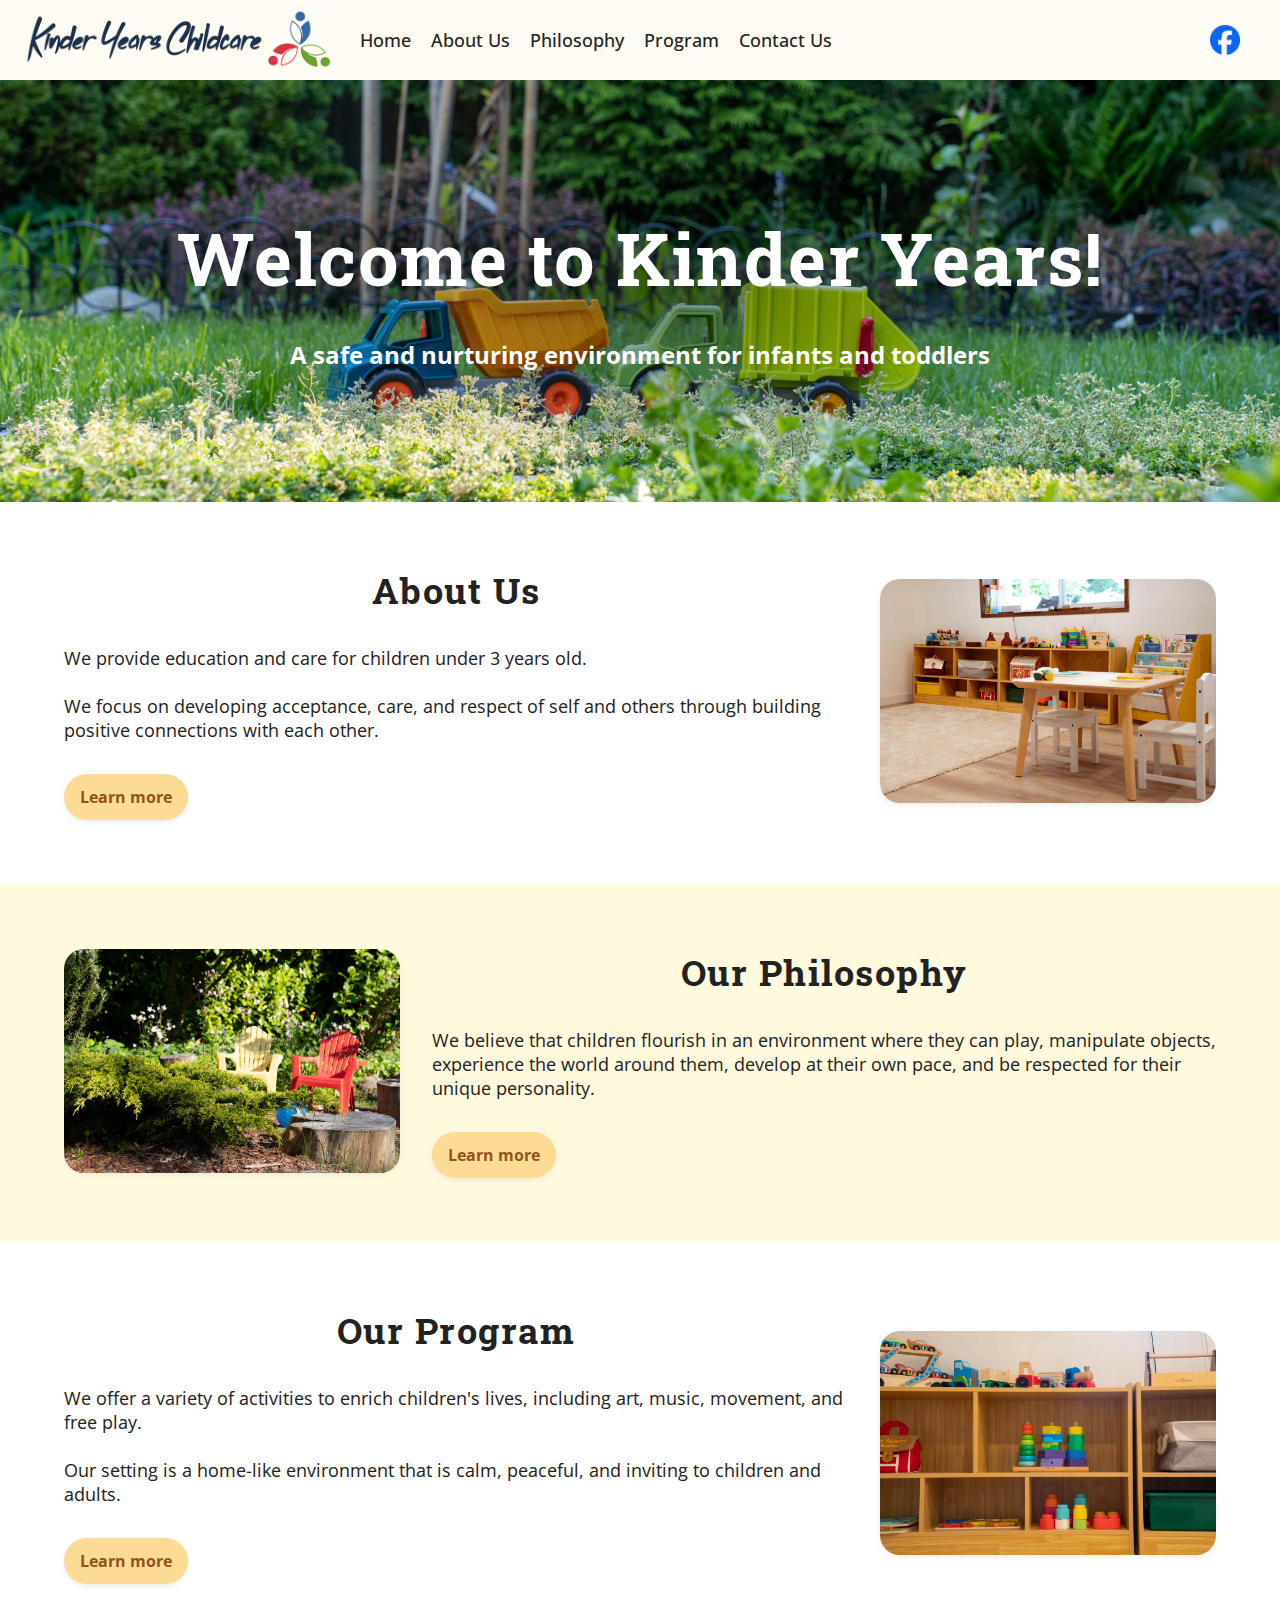
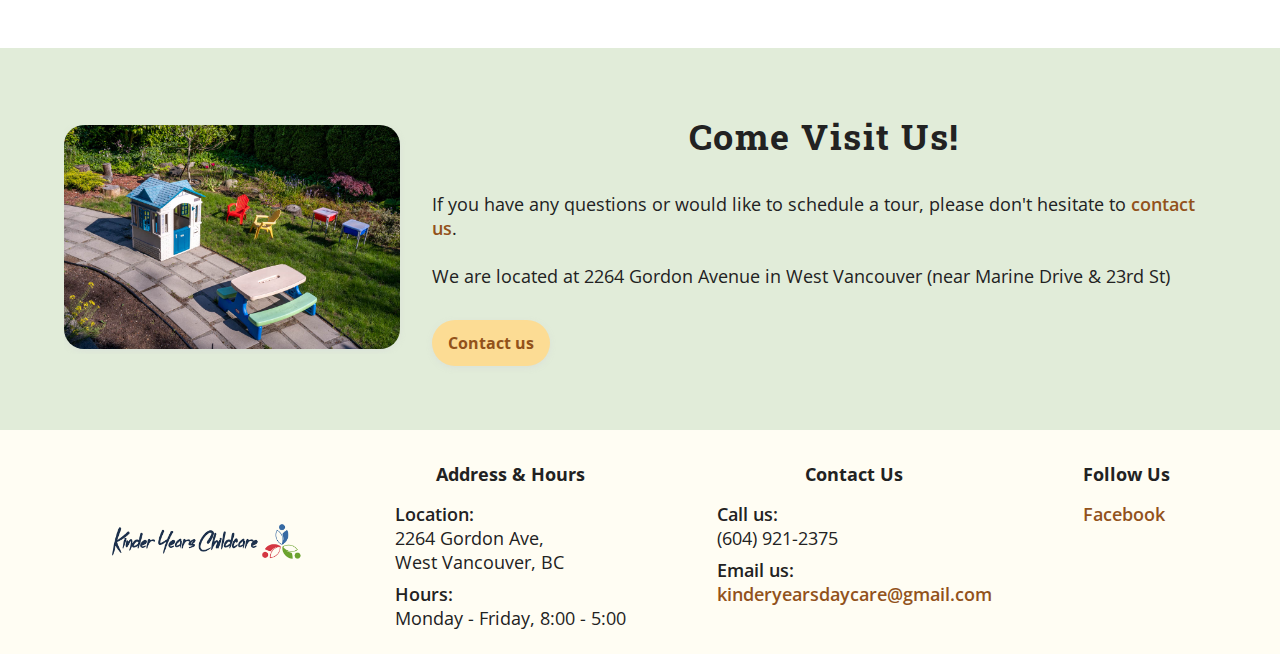
<file: index.html>
<!doctype html>
<html>
  <head>
    <meta charset="utf-8">
    <meta name="viewport" content="width=device-width, initial-scale=1">
    <meta name="description" content="Kinder Years is a licensed daycare in West Vancouver that provides care for infants and toddlers under 3 years.">
    <title>Kinder Years Childcare | Home</title>
    <link rel="stylesheet" href="assets/css/styles.css">
    <link rel="stylesheet" href="https://fonts.googleapis.com/css2?family=Material+Symbols+Outlined:opsz,wght,FILL,GRAD@24,400,0,0" />
    <link rel="icon" href="assets/images/icons/favicon.png" sizes="64x64">
  </head>
  <body style="background-color: #fff;">
    <nav class="nav-bar desktop-only">
  <div class="nav-bar-main">
    <a href="index.html">
      <span class="nav-logo">
        <img src="assets/images/logo.png">
      </span>
    </a>
    
      <a href="index.html" class="nav-link">
        <span class="nav-item">
          Home
        </span>
      </a>
    
      <a href="about.html" class="nav-link">
        <span class="nav-item">
          About Us
        </span>
      </a>
    
      <a href="philosophy.html" class="nav-link">
        <span class="nav-item">
          Philosophy
        </span>
      </a>
    
      <a href="program.html" class="nav-link">
        <span class="nav-item">
          Program
        </span>
      </a>
    
      <a href="contact.html" class="nav-link">
        <span class="nav-item">
          Contact Us
        </span>
      </a>
    
  </div>
  <div class="fb-logo">
    <a href="https://facebook.com/kinderyears">
      <img class="fb-logo" src="assets/images/icons/facebook.png">
    </a>
  </div>
</nav>

<nav class="nav mobile-only">
  <a href="/">
    <ul class="nav-logo">
      <li>
        <span class="nav-logo">
          <img src="assets/images/logo.png">
        </span>
      </li>
    </ul>
  </a>
  <label for='menu' tabindex="0">
    <span class="material-symbols-outlined hamburger-icon">
      menu
    </span>
  </label>
  <input id='menu' type='checkbox' />
  <!-- The collapsable menu -->
  <ul class="dropdown-nav">
    
    <a href="index.html" class="nav-link">
      <li>
        <span class="nav-item">
          Home
        </span>
      </li>
    </a>
    
    <a href="about.html" class="nav-link">
      <li>
        <span class="nav-item">
          About Us
        </span>
      </li>
    </a>
    
    <a href="philosophy.html" class="nav-link">
      <li>
        <span class="nav-item">
          Philosophy
        </span>
      </li>
    </a>
    
    <a href="program.html" class="nav-link">
      <li>
        <span class="nav-item">
          Program
        </span>
      </li>
    </a>
    
    <a href="contact.html" class="nav-link">
      <li>
        <span class="nav-item">
          Contact Us
        </span>
      </li>
    </a>
    
  </ul>
</nav>
    <div class="banner-image banner-trucks">
  <div class="banner-overlay">
    <div class="banner-content">
      <div class="banner-title header-text"><h1>Welcome to Kinder Years!</h1></div>
      <div class="banner-subtitle subtitle-text desktop-only tablet-ok">A safe and nurturing environment for infants and toddlers</div>
    </div>
  </div>
</div> 

<div class="content-block site-padding"
     >
	<div class="content">
		
		<div class="content-text">
			<div class="content-block-title header-text"><h2>About Us</h2></div>
			
			
			<div>We provide education and care for children under 3 years old. </br></br> We focus on developing acceptance, care, and respect of self and others through building positive connections with each other.</div>
			
			
			<div class="content-button">
				<a href="/about.html">
					<div class="button">Learn more</div>
				</a>
			</div>
			
		</div>	
		
		<div class="content-image-container pad-left">
	<a href=/about.html>
		<picture>
			<source media="(min-width: 3840px)" srcset="assets/images/photos/large/inside.jpg">
			<source media="(min-width: 540px)" srcset="assets/images/photos/medium/inside.jpg">
			<img class="content-image" src="assets/images/photos/small/inside.jpg">
		</picture>
	</a>
</div>
		
	</div>
</div>

<div class="desktop-only">
    <div class="content-block site-padding"
     
	    style="background-color: #FFFADD;"
	 >
	<div class="content">
		
		<div class="content-image-container pad-right">
	<a href=/philosophy.html>
		<picture>
			<source media="(min-width: 3840px)" srcset="assets/images/photos/large/chairs.jpg">
			<source media="(min-width: 540px)" srcset="assets/images/photos/medium/chairs.jpg">
			<img class="content-image" src="assets/images/photos/small/chairs.jpg">
		</picture>
	</a>
</div>
		
		<div class="content-text">
			<div class="content-block-title header-text"><h2>Our Philosophy</h2></div>
			
			
			<div>We believe that children flourish in an environment where they can play, manipulate objects, experience the world around them, develop at their own pace, and be respected for their unique personality.</div>
			
			
			<div class="content-button">
				<a href="/philosophy.html">
					<div class="button">Learn more</div>
				</a>
			</div>
			
		</div>	
		
	</div>
</div>
</div>
<div class="mobile-only">
    <div class="content-block site-padding"
     
	    style="background-color: #FFFADD;"
	 >
	<div class="content">
		
		<div class="content-text">
			<div class="content-block-title header-text"><h2>Our Philosophy</h2></div>
			
			
			<div>We believe that children flourish in an environment where they can play, manipulate objects, experience the world around them, develop at their own pace, and be respected for their unique personality.</div>
			
			
			<div class="content-button">
				<a href="/philosophy.html">
					<div class="button">Learn more</div>
				</a>
			</div>
			
		</div>	
		
		<div class="content-image-container pad-left">
	<a href=/philosophy.html>
		<picture>
			<source media="(min-width: 3840px)" srcset="assets/images/photos/large/chairs.jpg">
			<source media="(min-width: 540px)" srcset="assets/images/photos/medium/chairs.jpg">
			<img class="content-image" src="assets/images/photos/small/chairs.jpg">
		</picture>
	</a>
</div>
		
	</div>
</div>
</div>

<div class="content-block site-padding"
     >
	<div class="content">
		
		<div class="content-text">
			<div class="content-block-title header-text"><h2>Our Program</h2></div>
			
			
			<div>We offer a variety of activities to enrich children's lives, including art, music, movement, and free play. </br></br> Our setting is a home-like environment that is calm, peaceful, and inviting to children and adults.</div>
			
			
			<div class="content-button">
				<a href="/program.html">
					<div class="button">Learn more</div>
				</a>
			</div>
			
		</div>	
		
		<div class="content-image-container pad-left">
	<a href=/program.html>
		<picture>
			<source media="(min-width: 3840px)" srcset="assets/images/photos/large/shelves.jpg">
			<source media="(min-width: 540px)" srcset="assets/images/photos/medium/shelves.jpg">
			<img class="content-image" src="assets/images/photos/small/shelves.jpg">
		</picture>
	</a>
</div>
		
	</div>
</div>

<div class="desktop-only">
    <div class="content-block site-padding"
     
	    style="background-color: #e1ecd9;"
	 >
	<div class="content">
		
		<div class="content-image-container pad-right">
	<a href=/contact.html>
		<picture>
			<source media="(min-width: 3840px)" srcset="assets/images/photos/large/outside2.jpg">
			<source media="(min-width: 540px)" srcset="assets/images/photos/medium/outside2.jpg">
			<img class="content-image" src="assets/images/photos/small/outside2.jpg">
		</picture>
	</a>
</div>
		
		<div class="content-text">
			<div class="content-block-title header-text"><h2>Come Visit Us!</h2></div>
			
			
			<div>If you have any questions or would like to schedule a tour, please don't hesitate to <a href="/contact.html">contact us</a>. </br></br> We are located at 2264 Gordon Avenue in West Vancouver (near Marine Drive & 23rd St)</div>
			
			
			<div class="content-button">
				<a href="/contact.html">
					<div class="button">Contact us</div>
				</a>
			</div>
			
		</div>	
		
	</div>
</div>
</div>
<div class="mobile-only">
    <div class="content-block site-padding"
     
	    style="background-color: #e1ecd9;"
	 >
	<div class="content">
		
		<div class="content-text">
			<div class="content-block-title header-text"><h2>Come Visit Us!</h2></div>
			
			
			<div>If you have any questions or would like to schedule a tour, please don't hesitate to <a href="/contact.html">contact us</a>. </br></br> We are located at 2264 Gordon Avenue in West Vancouver (near Marine Drive & 23rd St)</div>
			
			
			<div class="content-button">
				<a href="/contact.html">
					<div class="button">Contact us</div>
				</a>
			</div>
			
		</div>	
		
		<div class="content-image-container pad-left">
	<a href=/contact.html>
		<picture>
			<source media="(min-width: 3840px)" srcset="assets/images/photos/large/outside2.jpg">
			<source media="(min-width: 540px)" srcset="assets/images/photos/medium/outside2.jpg">
			<img class="content-image" src="assets/images/photos/small/outside2.jpg">
		</picture>
	</a>
</div>
		
	</div>
</div>
</div>

    <div class="footer site-padding">
    <div class="footer-item logo desktop-only">
        <img class="footer-logo" src="assets/images/logo.png">
    </div>
    <div class="footer-item">
        <div class="footer-item-title">Address & Hours</div>
        <div class="footer-subsection">
            <div class="footer-subsection-title">Location:</div>
            <div>2264 Gordon Ave,</div>
            <div>West Vancouver, BC</div>
        </div>
        <div class="footer-subsection">
            <div class="footer-subsection-title">Hours:</div>
            <div>Monday - Friday, 8:00 - 5:00</div>
        </div>
    </div>
    <div class="footer-item">
        <div class="footer-item-title">Contact Us</div>
        <div class="footer-subsection">
            <div class="footer-subsection-title">Call us:</div>
            <div class="desktop-only">(604) 921-2375</div>
            <div class="mobile-only">
                <a href="tel:+16049212375">(604) 921-2375</a>
            </div>
        </div>
        <div class="footer-subsection">
            <div class="footer-subsection-title">Email us:</div>
            <div><a href="mailto:kinderyearsdaycare@gmail.com">kinderyearsdaycare@gmail.com</a></div>
        </div>
    </div>
    <div class="footer-item">
        <div class="footer-item-title">Follow Us</div>
        <div><a href="https://facebook.com/kinderyears">Facebook</a></div>
    </div>
</div>
  </body>
</html>
</file>
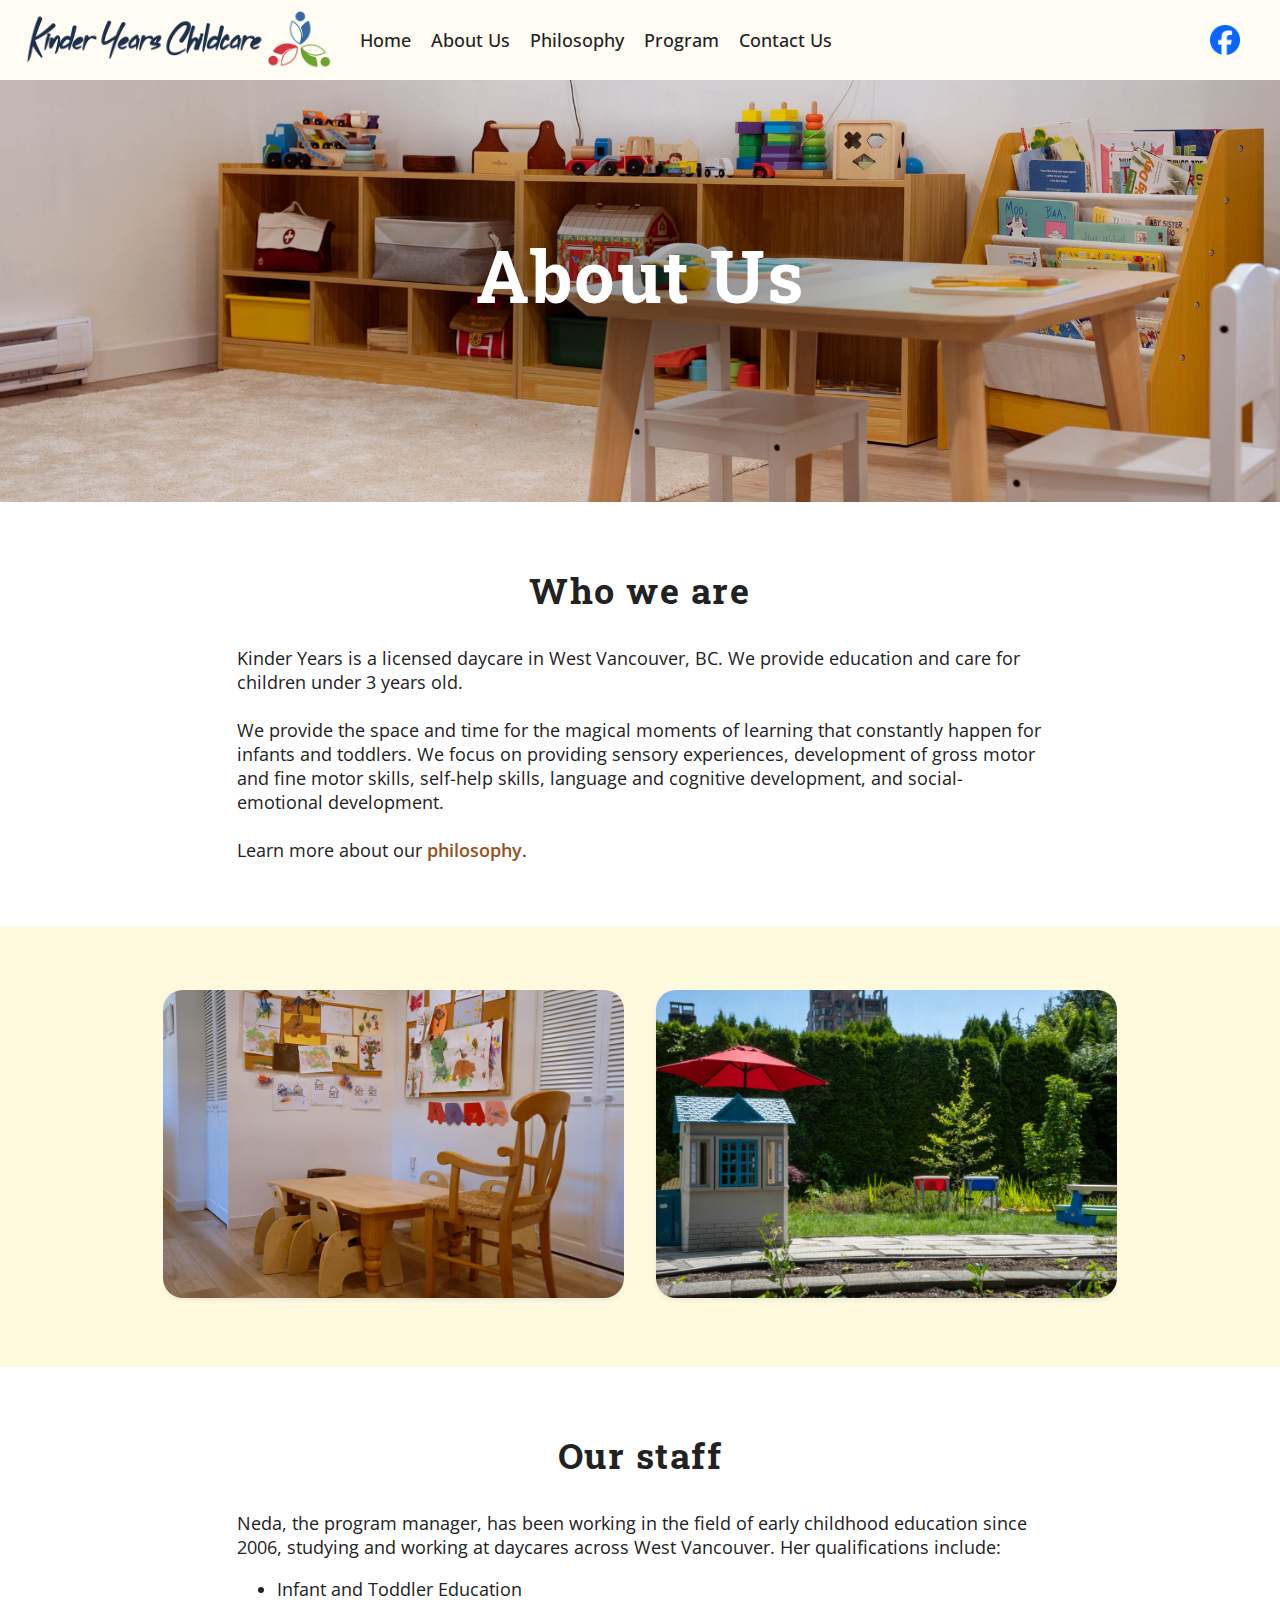
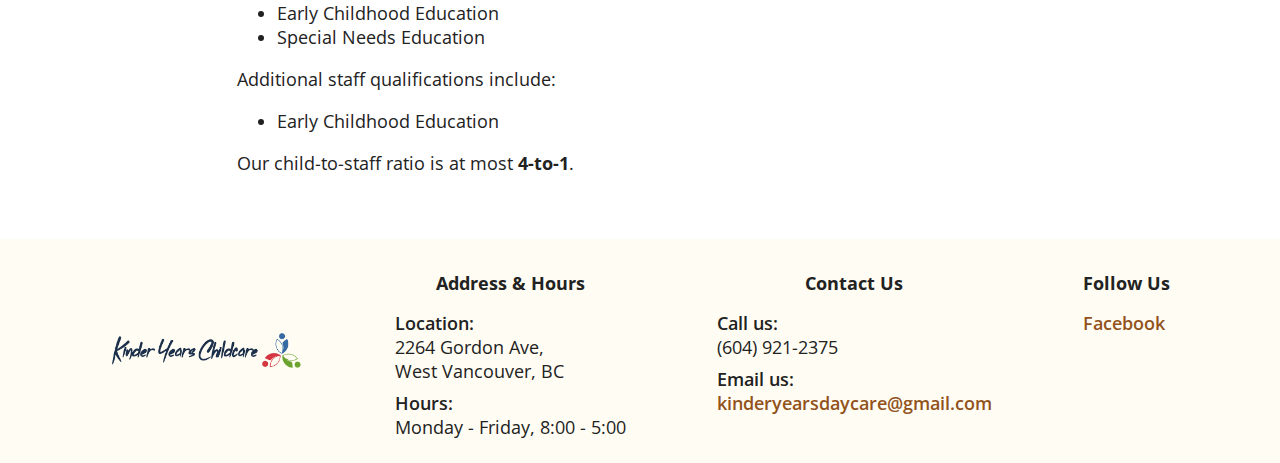
<file: about.html>
<!doctype html>
<html>
  <head>
    <meta charset="utf-8">
    <meta name="viewport" content="width=device-width, initial-scale=1">
    <meta name="description" content="Kinder Years is a licensed daycare in West Vancouver that provides care for infants and toddlers under 3 years.">
    <title>Kinder Years Childcare | About Us</title>
    <link rel="stylesheet" href="assets/css/styles.css">
    <link rel="stylesheet" href="https://fonts.googleapis.com/css2?family=Material+Symbols+Outlined:opsz,wght,FILL,GRAD@24,400,0,0" />
    <link rel="icon" href="assets/images/icons/favicon.png" sizes="64x64">
  </head>
  <body style="background-color: #fff;">
    <nav class="nav-bar desktop-only">
  <div class="nav-bar-main">
    <a href="index.html">
      <span class="nav-logo">
        <img src="assets/images/logo.png">
      </span>
    </a>
    
      <a href="index.html" class="nav-link">
        <span class="nav-item">
          Home
        </span>
      </a>
    
      <a href="about.html" class="nav-link">
        <span class="nav-item">
          About Us
        </span>
      </a>
    
      <a href="philosophy.html" class="nav-link">
        <span class="nav-item">
          Philosophy
        </span>
      </a>
    
      <a href="program.html" class="nav-link">
        <span class="nav-item">
          Program
        </span>
      </a>
    
      <a href="contact.html" class="nav-link">
        <span class="nav-item">
          Contact Us
        </span>
      </a>
    
  </div>
  <div class="fb-logo">
    <a href="https://facebook.com/kinderyears">
      <img class="fb-logo" src="assets/images/icons/facebook.png">
    </a>
  </div>
</nav>

<nav class="nav mobile-only">
  <a href="/">
    <ul class="nav-logo">
      <li>
        <span class="nav-logo">
          <img src="assets/images/logo.png">
        </span>
      </li>
    </ul>
  </a>
  <label for='menu' tabindex="0">
    <span class="material-symbols-outlined hamburger-icon">
      menu
    </span>
  </label>
  <input id='menu' type='checkbox' />
  <!-- The collapsable menu -->
  <ul class="dropdown-nav">
    
    <a href="index.html" class="nav-link">
      <li>
        <span class="nav-item">
          Home
        </span>
      </li>
    </a>
    
    <a href="about.html" class="nav-link">
      <li>
        <span class="nav-item">
          About Us
        </span>
      </li>
    </a>
    
    <a href="philosophy.html" class="nav-link">
      <li>
        <span class="nav-item">
          Philosophy
        </span>
      </li>
    </a>
    
    <a href="program.html" class="nav-link">
      <li>
        <span class="nav-item">
          Program
        </span>
      </li>
    </a>
    
    <a href="contact.html" class="nav-link">
      <li>
        <span class="nav-item">
          Contact Us
        </span>
      </li>
    </a>
    
  </ul>
</nav>
    <div class="banner-image banner-inside">
  <div class="banner-overlay">
    <div class="banner-content">
      <div class="banner-title header-text"><h1>About Us</h1></div>
      <div class="banner-subtitle subtitle-text desktop-only tablet-ok"></div>
    </div>
  </div>
</div> 

<div class="content-block site-padding"
     >
	<div class="content">
		
		<div class="content-text">
			<div class="content-block-title header-text"><h2>Who we are</h2></div>
			
			
			<div>Kinder Years is a licensed daycare in West Vancouver, BC. We provide education and care for children under 3 years old. </br></br> We provide the space and time for the magical moments of learning that constantly happen for infants and toddlers.  We focus on providing sensory experiences, development of gross motor and fine motor skills, self-help skills, language and cognitive development, and social-emotional development. </br></br> Learn more about our <a href="/philosophy.html">philosophy</a>. </div>
			
			
		</div>	
		
	</div>
</div>

<div class="content-block image-block site-padding" style="background-color: #FFFADD;">
    <div class="content">
        <div class="content-image-container pad-">
	<a >
		<picture>
			<source media="(min-width: 3840px)" srcset="assets/images/photos/large/inside2.jpg">
			<source media="(min-width: 540px)" srcset="assets/images/photos/medium/inside2.jpg">
			<img class="content-image" src="assets/images/photos/small/inside2.jpg">
		</picture>
	</a>
</div>
        
            <div class="content-image-container pad-left">
	<a >
		<picture>
			<source media="(min-width: 3840px)" srcset="assets/images/photos/large/outside.jpg">
			<source media="(min-width: 540px)" srcset="assets/images/photos/medium/outside.jpg">
			<img class="content-image" src="assets/images/photos/small/outside.jpg">
		</picture>
	</a>
</div>
        
    </div>
</div>

<div class="content-block site-padding"
     >
	<div class="content">
		
		<div class="content-text">
			<div class="content-block-title header-text"><h2>Our staff</h2></div>
			
			
			<div>Neda, the program manager, has been working in the field of early childhood education since 2006, studying and working at daycares across West Vancouver. Her qualifications include: <ul> <li>Infant and Toddler Education <li>Early Childhood Education <li>Special Needs Education </ul> Additional staff qualifications include: <ul> <li>Early Childhood Education </ul> Our child-to-staff ratio is at most <strong>4-to-1</strong>. </div>
			
			
		</div>	
		
	</div>
</div>
    <div class="footer site-padding">
    <div class="footer-item logo desktop-only">
        <img class="footer-logo" src="assets/images/logo.png">
    </div>
    <div class="footer-item">
        <div class="footer-item-title">Address & Hours</div>
        <div class="footer-subsection">
            <div class="footer-subsection-title">Location:</div>
            <div>2264 Gordon Ave,</div>
            <div>West Vancouver, BC</div>
        </div>
        <div class="footer-subsection">
            <div class="footer-subsection-title">Hours:</div>
            <div>Monday - Friday, 8:00 - 5:00</div>
        </div>
    </div>
    <div class="footer-item">
        <div class="footer-item-title">Contact Us</div>
        <div class="footer-subsection">
            <div class="footer-subsection-title">Call us:</div>
            <div class="desktop-only">(604) 921-2375</div>
            <div class="mobile-only">
                <a href="tel:+16049212375">(604) 921-2375</a>
            </div>
        </div>
        <div class="footer-subsection">
            <div class="footer-subsection-title">Email us:</div>
            <div><a href="mailto:kinderyearsdaycare@gmail.com">kinderyearsdaycare@gmail.com</a></div>
        </div>
    </div>
    <div class="footer-item">
        <div class="footer-item-title">Follow Us</div>
        <div><a href="https://facebook.com/kinderyears">Facebook</a></div>
    </div>
</div>
  </body>
</html>
</file>
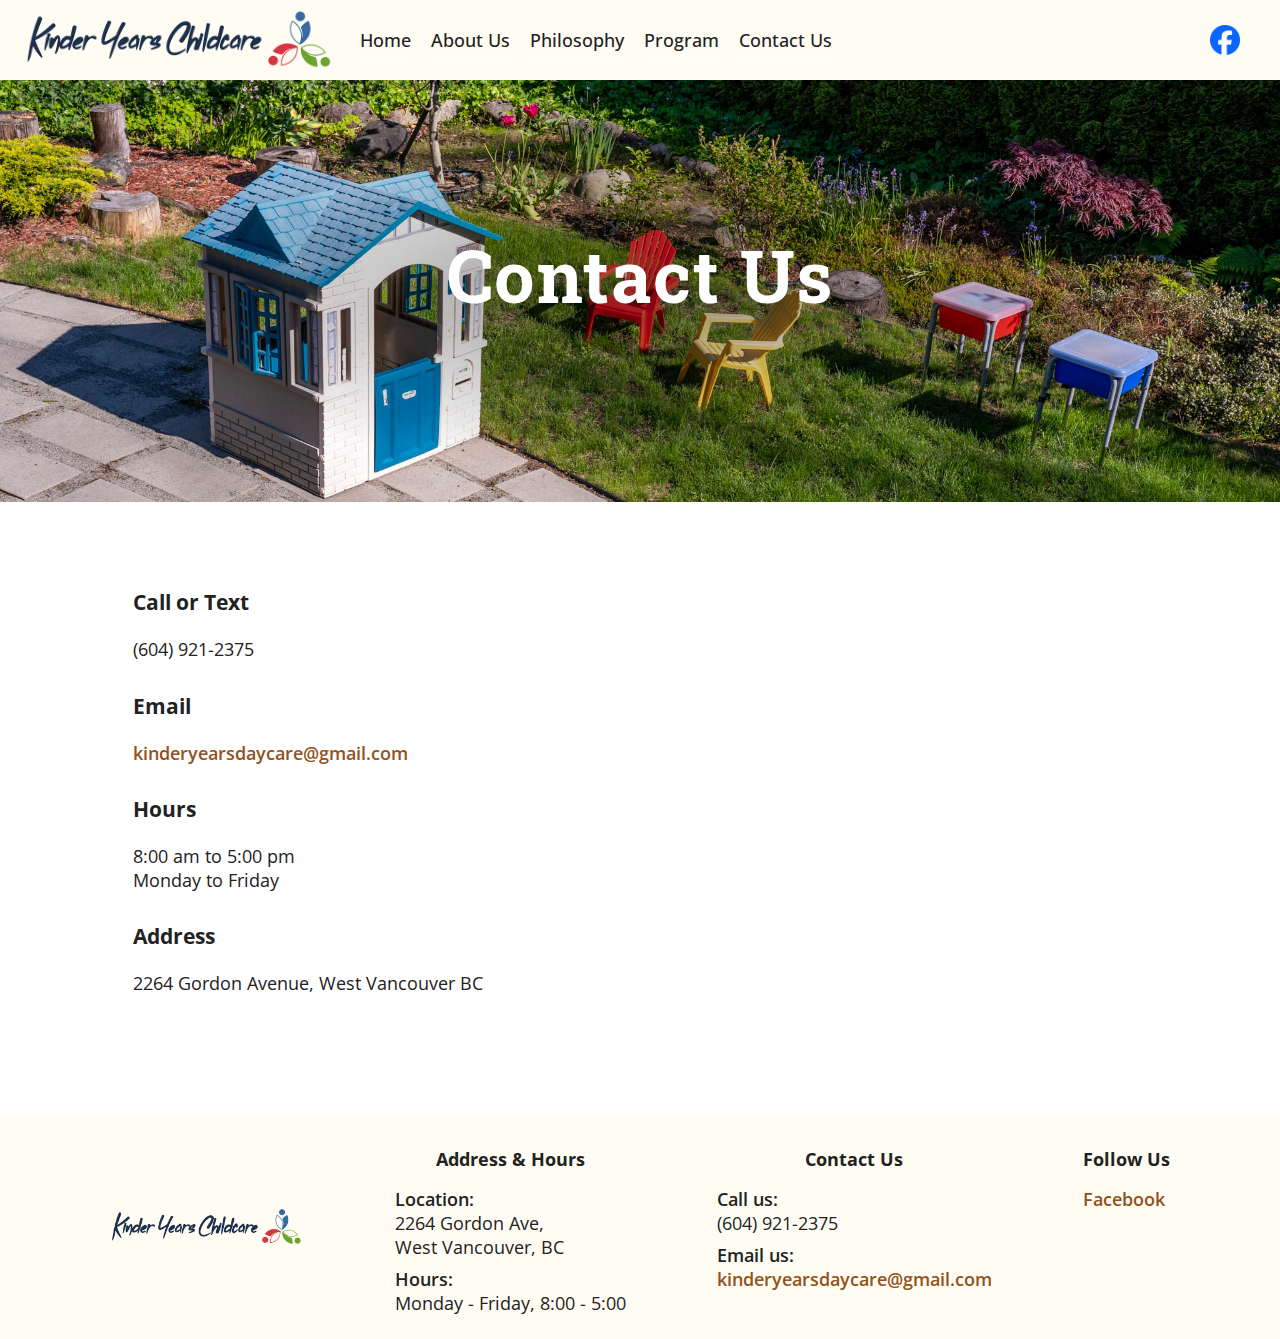
<file: contact.html>
<!doctype html>
<html>
  <head>
    <meta charset="utf-8">
    <meta name="viewport" content="width=device-width, initial-scale=1">
    <meta name="description" content="Kinder Years is a licensed daycare in West Vancouver that provides care for infants and toddlers under 3 years.">
    <title>Kinder Years Childcare | Contact Us</title>
    <link rel="stylesheet" href="assets/css/styles.css">
    <link rel="stylesheet" href="https://fonts.googleapis.com/css2?family=Material+Symbols+Outlined:opsz,wght,FILL,GRAD@24,400,0,0" />
    <link rel="icon" href="assets/images/icons/favicon.png" sizes="64x64">
  </head>
  <body style="background-color: #fff;">
    <nav class="nav-bar desktop-only">
  <div class="nav-bar-main">
    <a href="index.html">
      <span class="nav-logo">
        <img src="assets/images/logo.png">
      </span>
    </a>
    
      <a href="index.html" class="nav-link">
        <span class="nav-item">
          Home
        </span>
      </a>
    
      <a href="about.html" class="nav-link">
        <span class="nav-item">
          About Us
        </span>
      </a>
    
      <a href="philosophy.html" class="nav-link">
        <span class="nav-item">
          Philosophy
        </span>
      </a>
    
      <a href="program.html" class="nav-link">
        <span class="nav-item">
          Program
        </span>
      </a>
    
      <a href="contact.html" class="nav-link">
        <span class="nav-item">
          Contact Us
        </span>
      </a>
    
  </div>
  <div class="fb-logo">
    <a href="https://facebook.com/kinderyears">
      <img class="fb-logo" src="assets/images/icons/facebook.png">
    </a>
  </div>
</nav>

<nav class="nav mobile-only">
  <a href="/">
    <ul class="nav-logo">
      <li>
        <span class="nav-logo">
          <img src="assets/images/logo.png">
        </span>
      </li>
    </ul>
  </a>
  <label for='menu' tabindex="0">
    <span class="material-symbols-outlined hamburger-icon">
      menu
    </span>
  </label>
  <input id='menu' type='checkbox' />
  <!-- The collapsable menu -->
  <ul class="dropdown-nav">
    
    <a href="index.html" class="nav-link">
      <li>
        <span class="nav-item">
          Home
        </span>
      </li>
    </a>
    
    <a href="about.html" class="nav-link">
      <li>
        <span class="nav-item">
          About Us
        </span>
      </li>
    </a>
    
    <a href="philosophy.html" class="nav-link">
      <li>
        <span class="nav-item">
          Philosophy
        </span>
      </li>
    </a>
    
    <a href="program.html" class="nav-link">
      <li>
        <span class="nav-item">
          Program
        </span>
      </li>
    </a>
    
    <a href="contact.html" class="nav-link">
      <li>
        <span class="nav-item">
          Contact Us
        </span>
      </li>
    </a>
    
  </ul>
</nav>
    <div class="banner-image banner-outside2">
  <div class="banner-overlay">
    <div class="banner-content">
      <div class="banner-title header-text"><h1>Contact Us</h1></div>
      <div class="banner-subtitle subtitle-text desktop-only tablet-ok"></div>
    </div>
  </div>
</div> 

<div class="contact-section side-padding">
    <div class="contact-text">
        <div class="contact-text-section">
            <h3>Call or Text</h3>
            <div class="desktop-only">(604) 921-2375</div>
            <div class="mobile-only">
                <a href="tel:+16049212375">(604) 921-2375</a>
            </div>
        </div>
        <div class="contact-text-section">
            <h3>Email</h3>
            <div>
                <a href="mailto:kinderyearsdaycare@gmail.com">kinderyearsdaycare@gmail.com</a>
            </div>
        </div>
        <div class="contact-text-section">
            <h3>Hours</h3>
            <div>
                8:00 am to 5:00 pm
                </br>
                Monday to Friday
            </div>
        </div>
        <div class="contact-text-section">
            <h3>Address</h3>
            <div>
                2264 Gordon Avenue, West Vancouver BC
            </div>
        </div>

    </div>

    <div class="map-container">
        <iframe width="100%"
                height="100%"
                style="border:0"
                loading="lazy"
                allowfullscreen
                src="https://www.google.com/maps/embed/v1/place?q=place_id:ChIJ79PJ3WlvhlQR1Ud2H5j9MmA&key=AIzaSyD26iB4fiwKos9Abo00cviZUUXfEJMRaCo">
        </iframe>
    </div>
</div>


    <div class="footer site-padding">
    <div class="footer-item logo desktop-only">
        <img class="footer-logo" src="assets/images/logo.png">
    </div>
    <div class="footer-item">
        <div class="footer-item-title">Address & Hours</div>
        <div class="footer-subsection">
            <div class="footer-subsection-title">Location:</div>
            <div>2264 Gordon Ave,</div>
            <div>West Vancouver, BC</div>
        </div>
        <div class="footer-subsection">
            <div class="footer-subsection-title">Hours:</div>
            <div>Monday - Friday, 8:00 - 5:00</div>
        </div>
    </div>
    <div class="footer-item">
        <div class="footer-item-title">Contact Us</div>
        <div class="footer-subsection">
            <div class="footer-subsection-title">Call us:</div>
            <div class="desktop-only">(604) 921-2375</div>
            <div class="mobile-only">
                <a href="tel:+16049212375">(604) 921-2375</a>
            </div>
        </div>
        <div class="footer-subsection">
            <div class="footer-subsection-title">Email us:</div>
            <div><a href="mailto:kinderyearsdaycare@gmail.com">kinderyearsdaycare@gmail.com</a></div>
        </div>
    </div>
    <div class="footer-item">
        <div class="footer-item-title">Follow Us</div>
        <div><a href="https://facebook.com/kinderyears">Facebook</a></div>
    </div>
</div>
  </body>
</html>
</file>
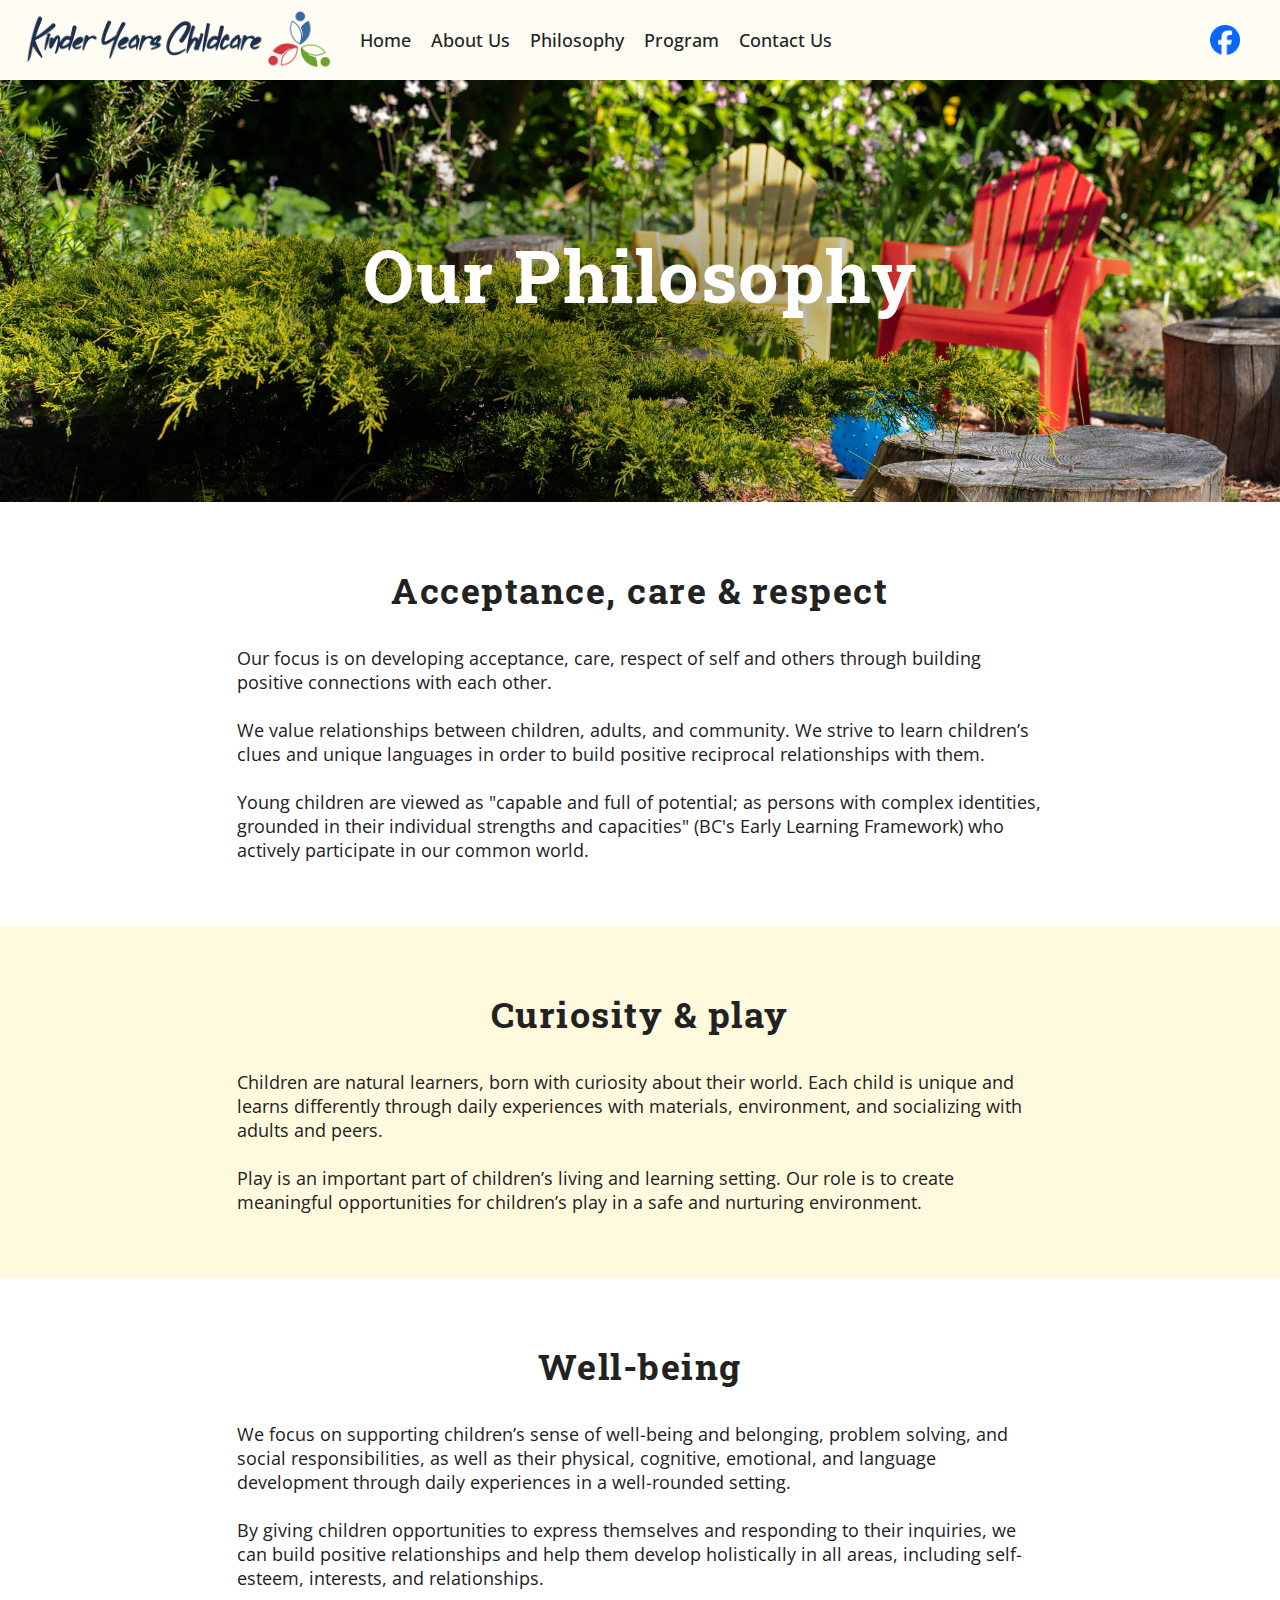
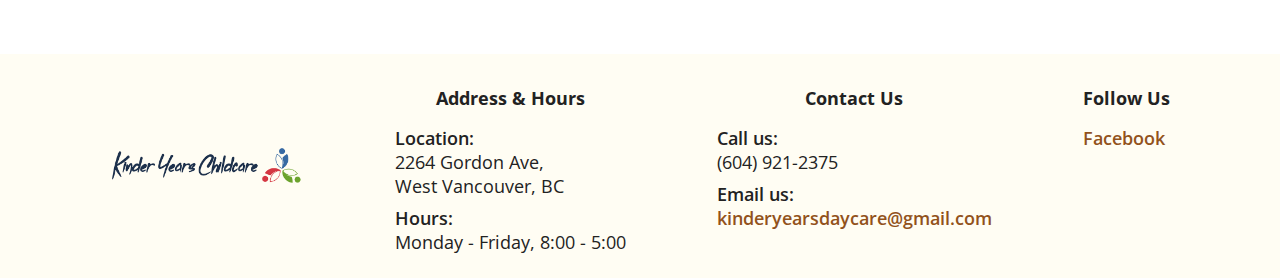
<file: philosophy.html>
<!doctype html>
<html>
  <head>
    <meta charset="utf-8">
    <meta name="viewport" content="width=device-width, initial-scale=1">
    <meta name="description" content="Kinder Years is a licensed daycare in West Vancouver that provides care for infants and toddlers under 3 years.">
    <title>Kinder Years Childcare | Our Philosophy</title>
    <link rel="stylesheet" href="assets/css/styles.css">
    <link rel="stylesheet" href="https://fonts.googleapis.com/css2?family=Material+Symbols+Outlined:opsz,wght,FILL,GRAD@24,400,0,0" />
    <link rel="icon" href="assets/images/icons/favicon.png" sizes="64x64">
  </head>
  <body style="background-color: #fff;">
    <nav class="nav-bar desktop-only">
  <div class="nav-bar-main">
    <a href="index.html">
      <span class="nav-logo">
        <img src="assets/images/logo.png">
      </span>
    </a>
    
      <a href="index.html" class="nav-link">
        <span class="nav-item">
          Home
        </span>
      </a>
    
      <a href="about.html" class="nav-link">
        <span class="nav-item">
          About Us
        </span>
      </a>
    
      <a href="philosophy.html" class="nav-link">
        <span class="nav-item">
          Philosophy
        </span>
      </a>
    
      <a href="program.html" class="nav-link">
        <span class="nav-item">
          Program
        </span>
      </a>
    
      <a href="contact.html" class="nav-link">
        <span class="nav-item">
          Contact Us
        </span>
      </a>
    
  </div>
  <div class="fb-logo">
    <a href="https://facebook.com/kinderyears">
      <img class="fb-logo" src="assets/images/icons/facebook.png">
    </a>
  </div>
</nav>

<nav class="nav mobile-only">
  <a href="/">
    <ul class="nav-logo">
      <li>
        <span class="nav-logo">
          <img src="assets/images/logo.png">
        </span>
      </li>
    </ul>
  </a>
  <label for='menu' tabindex="0">
    <span class="material-symbols-outlined hamburger-icon">
      menu
    </span>
  </label>
  <input id='menu' type='checkbox' />
  <!-- The collapsable menu -->
  <ul class="dropdown-nav">
    
    <a href="index.html" class="nav-link">
      <li>
        <span class="nav-item">
          Home
        </span>
      </li>
    </a>
    
    <a href="about.html" class="nav-link">
      <li>
        <span class="nav-item">
          About Us
        </span>
      </li>
    </a>
    
    <a href="philosophy.html" class="nav-link">
      <li>
        <span class="nav-item">
          Philosophy
        </span>
      </li>
    </a>
    
    <a href="program.html" class="nav-link">
      <li>
        <span class="nav-item">
          Program
        </span>
      </li>
    </a>
    
    <a href="contact.html" class="nav-link">
      <li>
        <span class="nav-item">
          Contact Us
        </span>
      </li>
    </a>
    
  </ul>
</nav>
    <div class="banner-image banner-chairs">
  <div class="banner-overlay">
    <div class="banner-content">
      <div class="banner-title header-text"><h1>Our Philosophy</h1></div>
      <div class="banner-subtitle subtitle-text desktop-only tablet-ok"></div>
    </div>
  </div>
</div> 

<div class="content-block site-padding"
     >
	<div class="content">
		
		<div class="content-text">
			<div class="content-block-title header-text"><h2>Acceptance, care & respect</h2></div>
			
			
			<div>Our focus is on developing acceptance, care, respect of self and others through building positive connections with each other. </br></br> We value relationships between children, adults, and community. We strive to learn children’s clues and unique languages in order to build positive reciprocal relationships with them. </br></br> Young children are viewed as "capable and full of potential; as persons with complex identities, grounded in their individual strengths and capacities" (BC's Early Learning Framework) who actively participate in our common world. </div>
			
			
		</div>	
		
	</div>
</div>

<div class="content-block site-padding"
     
	    style="background-color: #FFFADD;"
	 >
	<div class="content">
		
		<div class="content-text">
			<div class="content-block-title header-text"><h2>Curiosity & play</h2></div>
			
			
			<div>Children are natural learners, born with curiosity about their world. Each child is unique and learns differently through daily experiences with materials, environment, and socializing with adults and peers. </br></br> Play is an important part of children’s living and learning setting. Our role is to create meaningful opportunities for children’s play in a safe and nurturing environment. </div>
			
			
		</div>	
		
	</div>
</div>
    
    <div class="content-block site-padding"
     >
	<div class="content">
		
		<div class="content-text">
			<div class="content-block-title header-text"><h2>Well-being</h2></div>
			
			
			<div>We focus on supporting children’s sense of well-being and belonging, problem solving, and social responsibilities, as well as their physical, cognitive, emotional, and language development through daily experiences in a well-rounded setting. </br></br> By giving children opportunities to express themselves and responding to their inquiries, we can build positive relationships and help them develop holistically in all areas, including self-esteem, interests, and relationships. </div>
			
			
		</div>	
		
	</div>
</div>
    <div class="footer site-padding">
    <div class="footer-item logo desktop-only">
        <img class="footer-logo" src="assets/images/logo.png">
    </div>
    <div class="footer-item">
        <div class="footer-item-title">Address & Hours</div>
        <div class="footer-subsection">
            <div class="footer-subsection-title">Location:</div>
            <div>2264 Gordon Ave,</div>
            <div>West Vancouver, BC</div>
        </div>
        <div class="footer-subsection">
            <div class="footer-subsection-title">Hours:</div>
            <div>Monday - Friday, 8:00 - 5:00</div>
        </div>
    </div>
    <div class="footer-item">
        <div class="footer-item-title">Contact Us</div>
        <div class="footer-subsection">
            <div class="footer-subsection-title">Call us:</div>
            <div class="desktop-only">(604) 921-2375</div>
            <div class="mobile-only">
                <a href="tel:+16049212375">(604) 921-2375</a>
            </div>
        </div>
        <div class="footer-subsection">
            <div class="footer-subsection-title">Email us:</div>
            <div><a href="mailto:kinderyearsdaycare@gmail.com">kinderyearsdaycare@gmail.com</a></div>
        </div>
    </div>
    <div class="footer-item">
        <div class="footer-item-title">Follow Us</div>
        <div><a href="https://facebook.com/kinderyears">Facebook</a></div>
    </div>
</div>
  </body>
</html>
</file>
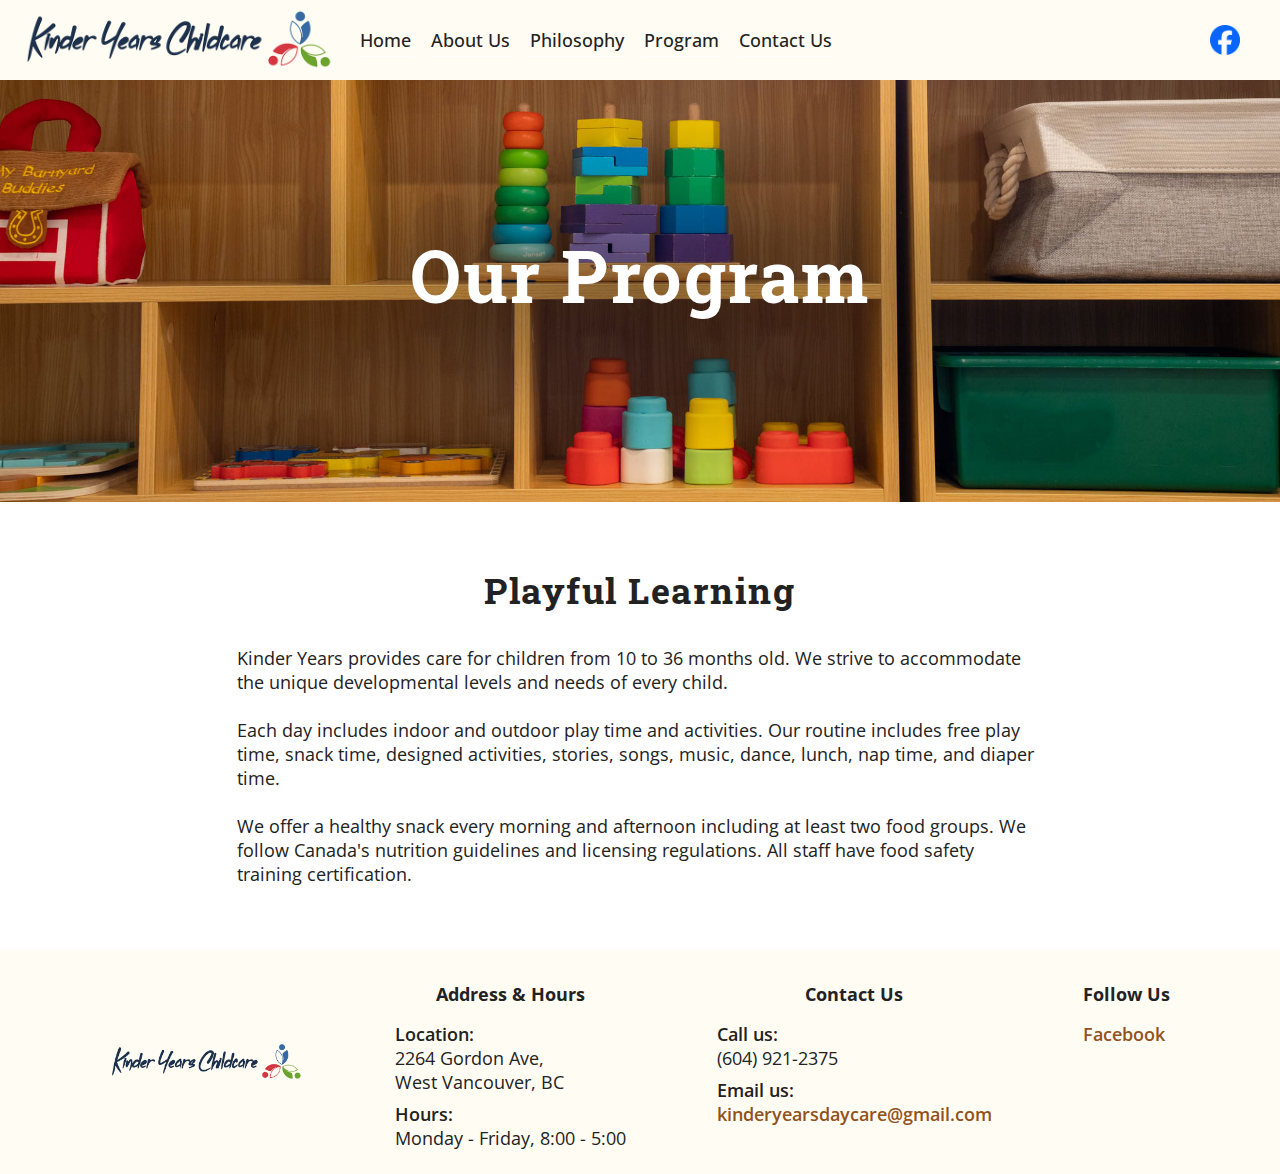
<file: program.html>
<!doctype html>
<html>
  <head>
    <meta charset="utf-8">
    <meta name="viewport" content="width=device-width, initial-scale=1">
    <meta name="description" content="Kinder Years is a licensed daycare in West Vancouver that provides care for infants and toddlers under 3 years.">
    <title>Kinder Years Childcare | Our Program</title>
    <link rel="stylesheet" href="assets/css/styles.css">
    <link rel="stylesheet" href="https://fonts.googleapis.com/css2?family=Material+Symbols+Outlined:opsz,wght,FILL,GRAD@24,400,0,0" />
    <link rel="icon" href="assets/images/icons/favicon.png" sizes="64x64">
  </head>
  <body style="background-color: #fff;">
    <nav class="nav-bar desktop-only">
  <div class="nav-bar-main">
    <a href="index.html">
      <span class="nav-logo">
        <img src="assets/images/logo.png">
      </span>
    </a>
    
      <a href="index.html" class="nav-link">
        <span class="nav-item">
          Home
        </span>
      </a>
    
      <a href="about.html" class="nav-link">
        <span class="nav-item">
          About Us
        </span>
      </a>
    
      <a href="philosophy.html" class="nav-link">
        <span class="nav-item">
          Philosophy
        </span>
      </a>
    
      <a href="program.html" class="nav-link">
        <span class="nav-item">
          Program
        </span>
      </a>
    
      <a href="contact.html" class="nav-link">
        <span class="nav-item">
          Contact Us
        </span>
      </a>
    
  </div>
  <div class="fb-logo">
    <a href="https://facebook.com/kinderyears">
      <img class="fb-logo" src="assets/images/icons/facebook.png">
    </a>
  </div>
</nav>

<nav class="nav mobile-only">
  <a href="/">
    <ul class="nav-logo">
      <li>
        <span class="nav-logo">
          <img src="assets/images/logo.png">
        </span>
      </li>
    </ul>
  </a>
  <label for='menu' tabindex="0">
    <span class="material-symbols-outlined hamburger-icon">
      menu
    </span>
  </label>
  <input id='menu' type='checkbox' />
  <!-- The collapsable menu -->
  <ul class="dropdown-nav">
    
    <a href="index.html" class="nav-link">
      <li>
        <span class="nav-item">
          Home
        </span>
      </li>
    </a>
    
    <a href="about.html" class="nav-link">
      <li>
        <span class="nav-item">
          About Us
        </span>
      </li>
    </a>
    
    <a href="philosophy.html" class="nav-link">
      <li>
        <span class="nav-item">
          Philosophy
        </span>
      </li>
    </a>
    
    <a href="program.html" class="nav-link">
      <li>
        <span class="nav-item">
          Program
        </span>
      </li>
    </a>
    
    <a href="contact.html" class="nav-link">
      <li>
        <span class="nav-item">
          Contact Us
        </span>
      </li>
    </a>
    
  </ul>
</nav>
    <div class="banner-image banner-shelves">
  <div class="banner-overlay">
    <div class="banner-content">
      <div class="banner-title header-text"><h1>Our Program</h1></div>
      <div class="banner-subtitle subtitle-text desktop-only tablet-ok"></div>
    </div>
  </div>
</div> 

<div class="content-block site-padding"
     >
	<div class="content">
		
		<div class="content-text">
			<div class="content-block-title header-text"><h2>Playful Learning</h2></div>
			
			
			<div>Kinder Years provides care for children from 10 to 36 months old. We strive to accommodate the unique developmental levels and needs of every child. </br></br> Each day includes indoor and outdoor play time and activities. Our routine includes free play time, snack time, designed activities, stories, songs, music, dance, lunch, nap time, and diaper time. </br></br> We offer a healthy snack every morning and afternoon including at least two food groups. We follow Canada's nutrition guidelines and licensing regulations. All staff have food safety training certification. </div>
			
			
		</div>	
		
	</div>
</div>
    <div class="footer site-padding">
    <div class="footer-item logo desktop-only">
        <img class="footer-logo" src="assets/images/logo.png">
    </div>
    <div class="footer-item">
        <div class="footer-item-title">Address & Hours</div>
        <div class="footer-subsection">
            <div class="footer-subsection-title">Location:</div>
            <div>2264 Gordon Ave,</div>
            <div>West Vancouver, BC</div>
        </div>
        <div class="footer-subsection">
            <div class="footer-subsection-title">Hours:</div>
            <div>Monday - Friday, 8:00 - 5:00</div>
        </div>
    </div>
    <div class="footer-item">
        <div class="footer-item-title">Contact Us</div>
        <div class="footer-subsection">
            <div class="footer-subsection-title">Call us:</div>
            <div class="desktop-only">(604) 921-2375</div>
            <div class="mobile-only">
                <a href="tel:+16049212375">(604) 921-2375</a>
            </div>
        </div>
        <div class="footer-subsection">
            <div class="footer-subsection-title">Email us:</div>
            <div><a href="mailto:kinderyearsdaycare@gmail.com">kinderyearsdaycare@gmail.com</a></div>
        </div>
    </div>
    <div class="footer-item">
        <div class="footer-item-title">Follow Us</div>
        <div><a href="https://facebook.com/kinderyears">Facebook</a></div>
    </div>
</div>
  </body>
</html>
</file>
<file: assets/css/styles.css>
@import url(https://fonts.googleapis.com/css?family=Roboto+Slab:500,700|Open+Sans:400italic,500,600,700italic,400,700|Inter:400,600,700);
@media screen and (max-width: 1024px) {
  .desktop-only {
    display: none !important;
  }
}
@media screen and (min-width: 1025px) {
  .mobile-only {
    display: none !important;
  }
}
@media screen and (min-width: 768px) and (max-width: 1024px) {
  .tablet-ok {
    display: initial !important;
  }
}
html, body {
  width: 100%;
  overflow-x: hidden;
}

body {
  display: flex;
  flex-direction: column;
  font-family: "Open Sans", sans-serif;
  color: #222;
  margin: 0;
}
@media screen and (min-width: 1025px) {
  body {
    font-size: 18px;
  }
}
@media screen and (max-width: 1024px) {
  body {
    font-size: 16px;
  }
}
@media screen and (min-width: 768px) and (max-width: 1024px) {
  body {
    font-size: 18px;
  }
}

@media screen and (min-width: 1025px) {
  .site-padding {
    padding-left: 64px;
    padding-right: 64px;
  }
}
@media screen and (max-width: 1024px) {
  .site-padding {
    padding-left: 16px;
    padding-right: 16px;
  }
}
@media screen and (min-width: 768px) and (max-width: 1024px) {
  .site-padding {
    padding-left: 32px;
    padding-right: 32px;
  }
}

a {
  text-decoration: none;
  font-weight: 600;
  color: #92521b;
}

a:hover {
  text-decoration: underline;
  text-underline-offset: 4px;
}
@media screen and (max-width: 1024px) {
  a:hover {
    text-decoration: none;
  }
}

.header-text {
  font-family: "Roboto Slab", serif;
  letter-spacing: 1.5px;
  font-weight: 700;
}

.subtitle-text {
  font-weight: 700;
}

.page-content {
  display: flex;
  flex-direction: column;
  justify-content: space-between;
}

@media screen and (min-width: 1025px) {
  .nav-bar {
    display: flex;
    align-items: center;
    padding: 8px;
    background-color: #fffdf3;
    justify-content: space-between;
    line-height: 0;
  }
  .nav-bar-main {
    display: flex;
    align-items: center;
  }
  .fb-logo {
    padding: 8px;
    margin-right: 8px;
  }
  .fb-logo img {
    height: 30px;
    width: 30px;
  }
  .nav-bar a,
  .nav-bar a:hover {
    text-decoration: none;
    font-weight: 500;
  }
  .nav-item {
    padding: 4px 2px;
    margin: 0 8px;
    border-bottom: 1px solid #fff;
  }
  .nav-item:hover,
  .nav-item.current {
    border-bottom: 1px solid #222;
  }
  .nav-logo {
    padding: 0 16px;
  }
  .nav-logo img {
    height: 64px;
  }
  .nav-link {
    color: #222;
  }
}
@media screen and (max-width: 1024px) {
  .nav {
    display: flex;
    justify-content: space-between;
    flex-direction: row;
    flex-wrap: wrap;
    margin-left: 0;
    margin-right: 0;
    background-color: #fffdf3;
  }
  .nav ul {
    display: block;
    list-style-type: none;
    padding: 0;
    margin: 0;
  }
  nav ul.nav-logo {
    display: flex;
    align-items: center;
    height: 85px;
  }
}
@media screen and (max-width: 1024px) and (max-width: 767px) {
  nav ul.nav-logo {
    height: 68px;
  }
}
@media screen and (max-width: 1024px) {
  nav ul.nav-logo li {
    line-height: 0;
  }
}
@media screen and (max-width: 1024px) and (max-width: 767px) {
  nav ul.nav-logo li {
    padding-left: 16px;
    padding-right: 0;
  }
}
@media screen and (max-width: 1024px) {
  nav ul:last-child {
    width: 100%;
    flex-basis: 100%;
  }
  .nav-logo img {
    height: 64px;
  }
}
@media screen and (max-width: 1024px) and (max-width: 767px) {
  .nav-logo img {
    height: 48px;
  }
}
@media screen and (max-width: 1024px) {
  nav ul li {
    /* Puts the elements in a single line */
    display: inline-flex;
    width: 100%;
    text-align: right;
    padding: 16px 16px 16px 32px;
    box-sizing: border-box;
  }
  input[type=checkbox]:not(:checked) + ul {
    display: none;
  }
  nav input[type=checkbox] {
    display: none;
  }
  nav label {
    text-align: right;
    display: block;
    padding-right: 32px;
    line-height: 0;
    align-self: center;
  }
  nav ul.dropdown-nav {
    padding-bottom: 8px;
    position: absolute;
    z-index: 999;
    background-color: #fffdf3;
    box-shadow: 0px 3px 3px 0 #efeeea;
    top: 85px;
  }
}
@media screen and (max-width: 1024px) and (max-width: 767px) {
  nav ul.dropdown-nav {
    top: 68px;
  }
}
@media screen and (max-width: 1024px) {
  .material-symbols-outlined.hamburger-icon {
    font-size: 32px;
  }
}
.banner-img {
  width: 100%;
}

.banner-image {
  height: 33vw;
  width: 100vw;
  position: relative;
  background-size: cover;
  background-position: center;
}
@media screen and (max-width: 1024px) {
  .banner-image {
    height: 50vw;
  }
}

@media screen and (max-width: 500px) {
  .banner-trucks {
    background-image: url(../images/banners/500/trucks.jpg);
  }
  .banner-chairs {
    background-image: url(../images/banners/500/chairs.jpg);
  }
  .banner-shelves {
    background-image: url(../images/banners/500/shelves.jpg);
  }
  .banner-inside {
    background-image: url(../images/banners/500/inside.jpg);
  }
  .banner-outside2 {
    background-image: url(../images/banners/500/outside2.jpg);
  }
}
@media screen and (min-width: 501px) and (max-width: 1024px) {
  .banner-trucks {
    background-image: url(../images/banners/1024/trucks.jpg);
  }
  .banner-chairs {
    background-image: url(../images/banners/1024/chairs.jpg);
  }
  .banner-shelves {
    background-image: url(../images/banners/1024/shelves.jpg);
  }
  .banner-inside {
    background-image: url(../images/banners/1024/inside.jpg);
  }
  .banner-outside2 {
    background-image: url(../images/banners/1024/outside2.jpg);
  }
}
@media screen and (min-width: 1025px) and (max-width: 2048px) {
  .banner-trucks {
    background-image: url(../images/banners/2048/trucks.jpg);
  }
  .banner-chairs {
    background-image: url(../images/banners/2048/chairs.jpg);
  }
  .banner-shelves {
    background-image: url(../images/banners/2048/shelves.jpg);
  }
  .banner-inside {
    background-image: url(../images/banners/2048/inside.jpg);
  }
  .banner-outside2 {
    background-image: url(../images/banners/2048/outside2.jpg);
  }
}
@media screen and (min-width: 2049px) and (max-width: 3072px) {
  .banner-trucks {
    background-image: url(../images/banners/3072/trucks.jpg);
  }
  .banner-chairs {
    background-image: url(../images/banners/3072/chairs.jpg);
  }
  .banner-shelves {
    background-image: url(../images/banners/3072/shelves.jpg);
  }
  .banner-inside {
    background-image: url(../images/banners/3072/inside.jpg);
  }
  .banner-outside2 {
    background-image: url(../images/banners/3072/outside2.jpg);
  }
}
@media screen and (min-width: 3073px) {
  .banner-trucks {
    background-image: url(../images/banners/3840/trucks.jpg);
  }
  .banner-chairs {
    background-image: url(../images/banners/3840/chairs.jpg);
  }
  .banner-shelves {
    background-image: url(../images/banners/3840/shelves.jpg);
  }
  .banner-inside {
    background-image: url(../images/banners/3840/inside.jpg);
  }
  .banner-outside2 {
    background-image: url(../images/banners/3840/outside2.jpg);
  }
}
.banner-overlay {
  position: absolute;
  top: 0;
  left: 0;
  height: 100%;
  width: 100%;
  /* Create radial gradient */
  background: radial-gradient(ellipse at center, rgba(0, 0, 0, 0.4) 0%, rgba(0, 0, 0, 0) 60%); /* W3C, IE10+, FF16+, Chrome26+, Opera12+, Safari7+ */
}

.banner-content {
  position: absolute;
  top: 50%;
  left: 50%;
  -ms-transform: translate(-50%, -50%);
  transform: translate(-50%, -50%);
  color: #fff;
  width: 100%;
  padding: 16px;
  text-align: center;
}

.banner-title h1 {
  font-size: 2.5em;
  margin: 0;
}
@media screen and (min-width: 1025px) {
  .banner-title h1 {
    font-size: 4em;
  }
}

.banner-subtitle {
  padding-top: 32px;
  font-size: 24px;
}

.content-block {
  display: flex;
  flex-direction: column;
}
@media screen and (min-width: 1025px) {
  .content-block {
    padding-top: 64px;
    padding-bottom: 64px;
  }
}
@media screen and (max-width: 1024px) {
  .content-block {
    padding-top: 32px;
    padding-bottom: 32px;
  }
}

.content {
  display: flex;
  align-items: center;
  justify-content: center;
}
@media screen and (max-width: 1024px) {
  .content {
    flex-wrap: wrap;
  }
}

.content-block-title {
  padding-bottom: 32px;
  text-align: center;
}

.content-block-title h2 {
  font-size: 2em;
  font-weight: bold;
  margin: 0;
}

.content-text {
  display: flex;
  flex-direction: column;
  flex-grow: 1;
}
@media screen and (min-width: 1025px) {
  .content-text {
    max-width: 70%;
    flex-basis: 70%;
  }
}

@media screen and (max-width: 1024px) {
  .content-button {
    align-self: center;
  }
}

.button {
  margin-top: 32px;
  align-self: flex-start;
  display: inline-flex;
  align-items: center;
  cursor: pointer;
  padding: 0 16px;
  border-radius: 46px;
  height: 46px;
  background-color: #FCDC94;
  font-size: 16px;
  font-weight: 700;
  color: #92521b;
  box-shadow: 0 2px 5px 0 rgba(213, 217, 217, 0.5);
}

.button:hover {
  background-color: #f6d384;
  text-decoration: none;
}

.content-image-container {
  flex-grow: 1;
  overflow: hidden;
}
@media screen and (min-width: 1025px) {
  .content-image-container {
    flex-basis: 30%;
  }
}
@media screen and (max-width: 1024px) {
  .content-image-container {
    padding: 0 32px;
  }
}

@media screen and (min-width: 1025px) {
  .image-block .content-image-container {
    max-width: 40%;
  }
}
.google-maps {
  position: relative;
  padding-bottom: 75%;
  height: 0;
  overflow: hidden;
}

.google-maps iframe {
  position: absolute;
  top: 0;
  left: 0;
  width: 100% !important;
  height: 100% !important;
}

@media screen and (min-width: 1025px) {
  .content-image-container.pad-left {
    padding-left: 32px;
  }
}
@media screen and (max-width: 1024px) {
  .content-image-container.pad-left {
    padding-top: 32px;
  }
}

@media screen and (min-width: 1025px) {
  .content-image-container.pad-right {
    padding-right: 32px;
  }
}
@media screen and (max-width: 1024px) {
  .content-image-container.pad-right {
    padding-bottom: 32px;
  }
}

.content-image {
  flex-grow: 1;
  border-radius: 20px;
  max-width: 100%;
  box-shadow: 0 2px 5px 0 rgba(213, 217, 217, 0.5);
}

.footer {
  display: flex;
  justify-content: space-around;
  background-color: #fffdf3;
  padding-top: 16px;
  padding-bottom: 16px;
}
@media screen and (max-width: 1024px) {
  .footer {
    flex-direction: column;
  }
}
@media screen and (min-width: 768px) and (max-width: 1024px) {
  .footer {
    flex-direction: row;
  }
}

.footer-logo {
  height: 40px;
}

.footer-item {
  display: flex;
  flex-direction: column;
  padding: 0 8px;
}

.footer-item.logo {
  align-self: center;
}

.footer-item-title {
  font-size: 18px;
  font-weight: 700;
  padding-top: 16px;
  padding-bottom: 16px;
}
@media screen and (min-width: 1025px) {
  .footer-item-title {
    text-align: center;
  }
}

.footer-subsection {
  padding-bottom: 8px;
}

.footer-subsection-title {
  font-weight: 600;
}

.contact-section {
  display: flex;
  justify-content: center;
  flex-wrap: wrap;
}
@media screen and (min-width: 1025px) {
  .contact-section {
    padding-top: 64px;
    padding-bottom: 64px;
  }
}
@media screen and (max-width: 1024px) {
  .contact-section {
    padding-top: 32px;
    padding-bottom: 32px;
  }
}

.contact-text {
  padding: 0 32px 48px 32px;
}

.contact-text-section {
  padding-bottom: 8px;
}

.contact-text-section-content {
  padding-left: 16px;
}

.map-container {
  display: flex;
  justify-content: center;
  padding: 0 32px;
  height: 450px;
  width: 600px;
}

/*# sourceMappingURL=styles.css.map */
</file>
